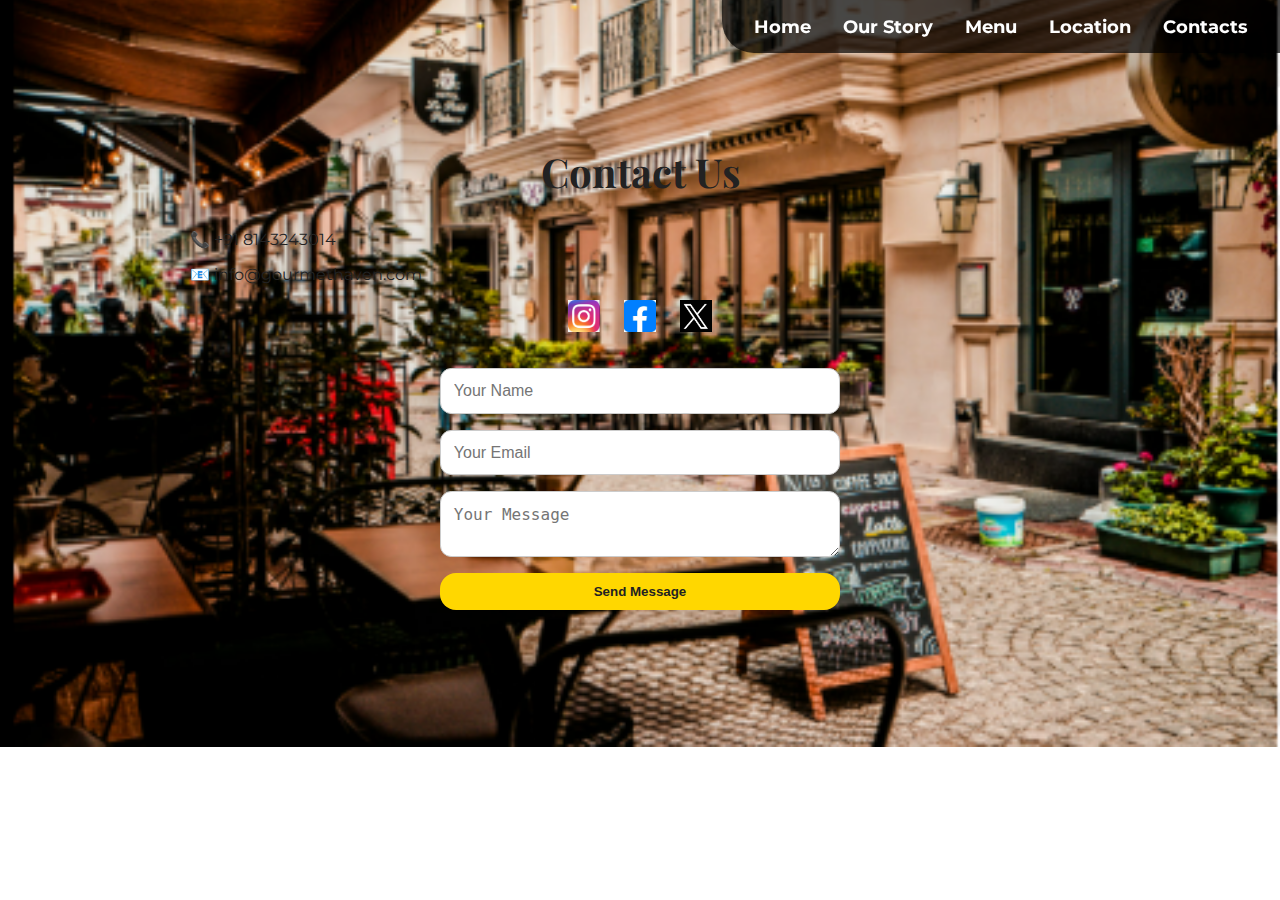
<file: PROJ2/ross/contact.html>
<!DOCTYPE html>
<html lang="en">
<head>
  <meta charset="UTF-8">
  <meta name="viewport" content="width=device-width, initial-scale=1.0">
  <title>Contact - The Gourmet Haven</title>
  <link rel="stylesheet" href="css/main.css">
  <link href="https://fonts.googleapis.com/css2?family=Montserrat:wght@400;700&family=Playfair+Display:wght@700&display=swap" rel="stylesheet">
</head>
<body>
  <nav class="navbar">
    <ul>
      <li><a href="index.html">Home</a></li>
      <li><a href="ourstory.html">Our Story</a></li>
      <li><a href="menu.html">Menu</a></li>
      <li><a href="location.html">Location</a></li>
      <li><a href="contact.html">Contacts</a></li>
    </ul>
  </nav>
  <section class="contact-section">
    <h2>Contact Us</h2>
    <p>📞 +91 8143243014</p>
    <p>📧 info@gourmethaven.com</p>
    <div class="social-icons">
      <a href="#"><img src="assets/icons/insta.png" alt="Instagram"></a>
      <a href="#"><img src="assets/icons/fb.png" alt="Facebook"></a>
      <a href="#"><img src="assets/icons/twitter.png" alt="Twitter"></a>
    </div>
    <form class="contact-form">
      <input type="text" placeholder="Your Name" required>
      <input type="email" placeholder="Your Email" required>
      <textarea placeholder="Your Message" required></textarea>
      <button type="submit">Send Message</button>
    </form>
  </section>
  <script src="js/main.js"></script>
</body>
</html>
</file>
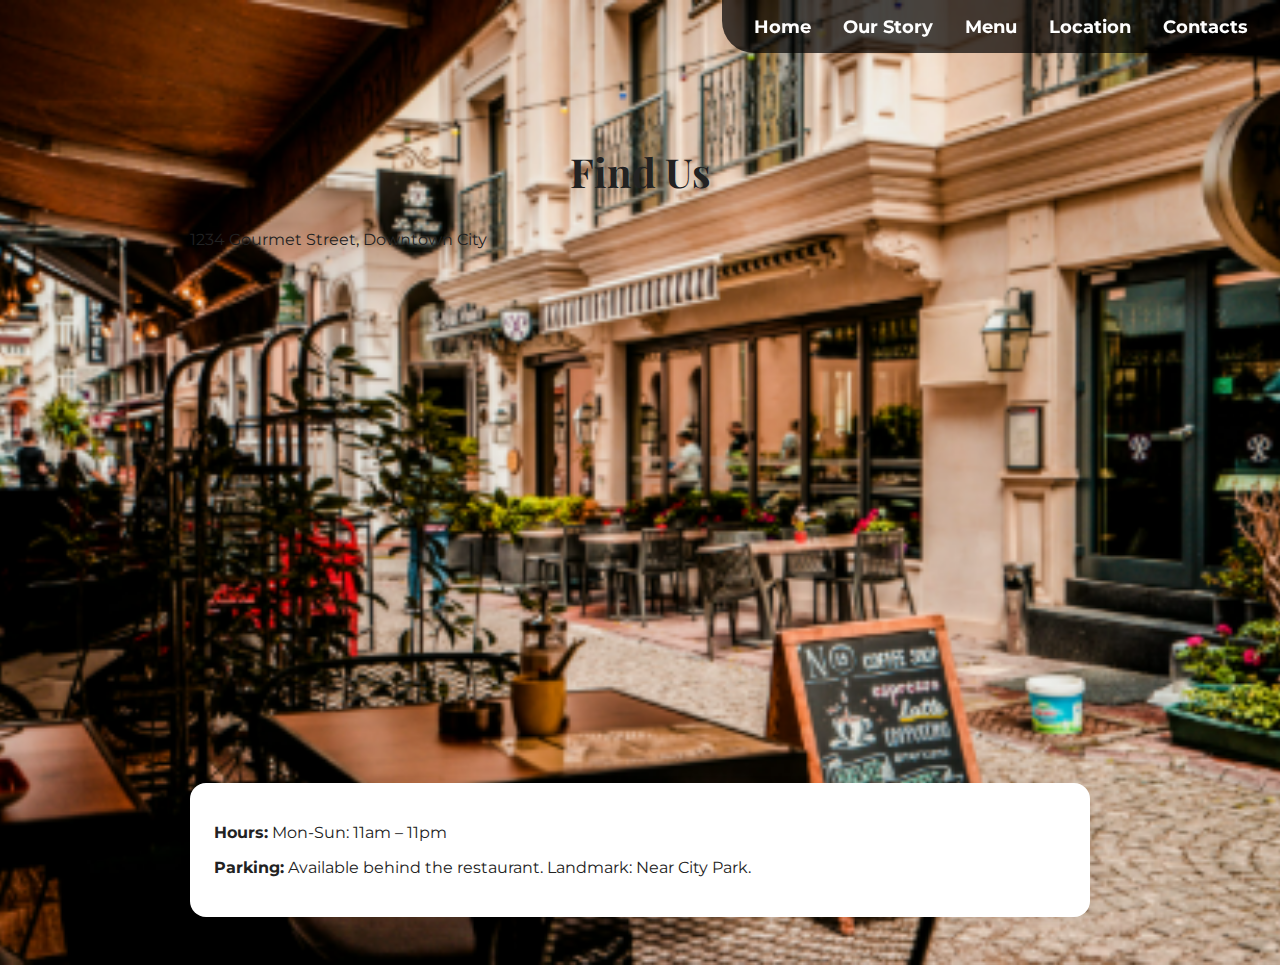
<file: PROJ2/ross/location.html>
<!DOCTYPE html>
<html lang="en">
<head>
  <meta charset="UTF-8">
  <meta name="viewport" content="width=device-width, initial-scale=1.0">
  <title>Location - The Gourmet Haven</title>
  <link rel="stylesheet" href="css/main.css">
  <link href="https://fonts.googleapis.com/css2?family=Montserrat:wght@400;700&family=Playfair+Display:wght@700&display=swap" rel="stylesheet">
</head>
<body>
  <nav class="navbar">
    <ul>
      <li><a href="index.html">Home</a></li>
      <li><a href="ourstory.html">Our Story</a></li>
      <li><a href="menu.html">Menu</a></li>
      <li><a href="location.html">Location</a></li>
      <li><a href="contact.html">Contacts</a></li>
    </ul>
  </nav>
  <section class="location-section">
    <h2>Find Us</h2>
    <p>1234 Gourmet Street, Downtown City</p>
    <iframe src="https://www.google.com/maps/embed?pb=!1m18!1m12!1m3!1d3153.019123456789!2d-122.419415684681!3d37.7749297797597!2m3!1f0!2f0!3f0!3m2!1i1024!2i768!4f13.1!3m3!1m2!1s0x8085809c5b0b0b0b%3A0x0!2sGourmet+Haven!5e0!3m2!1sen!2sin!4v1630000000000!5m2!1sen!2sin" width="600" height="450" style="border:0;" allowfullscreen="" loading="lazy"></iframe>
    <div class="location-info">
      <p><strong>Hours:</strong> Mon-Sun: 11am – 11pm</p>
      <p><strong>Parking:</strong> Available behind the restaurant. Landmark: Near City Park.</p>
    </div>
  </section>
  <script src="js/main.js"></script>
</body>
</html>
</file>
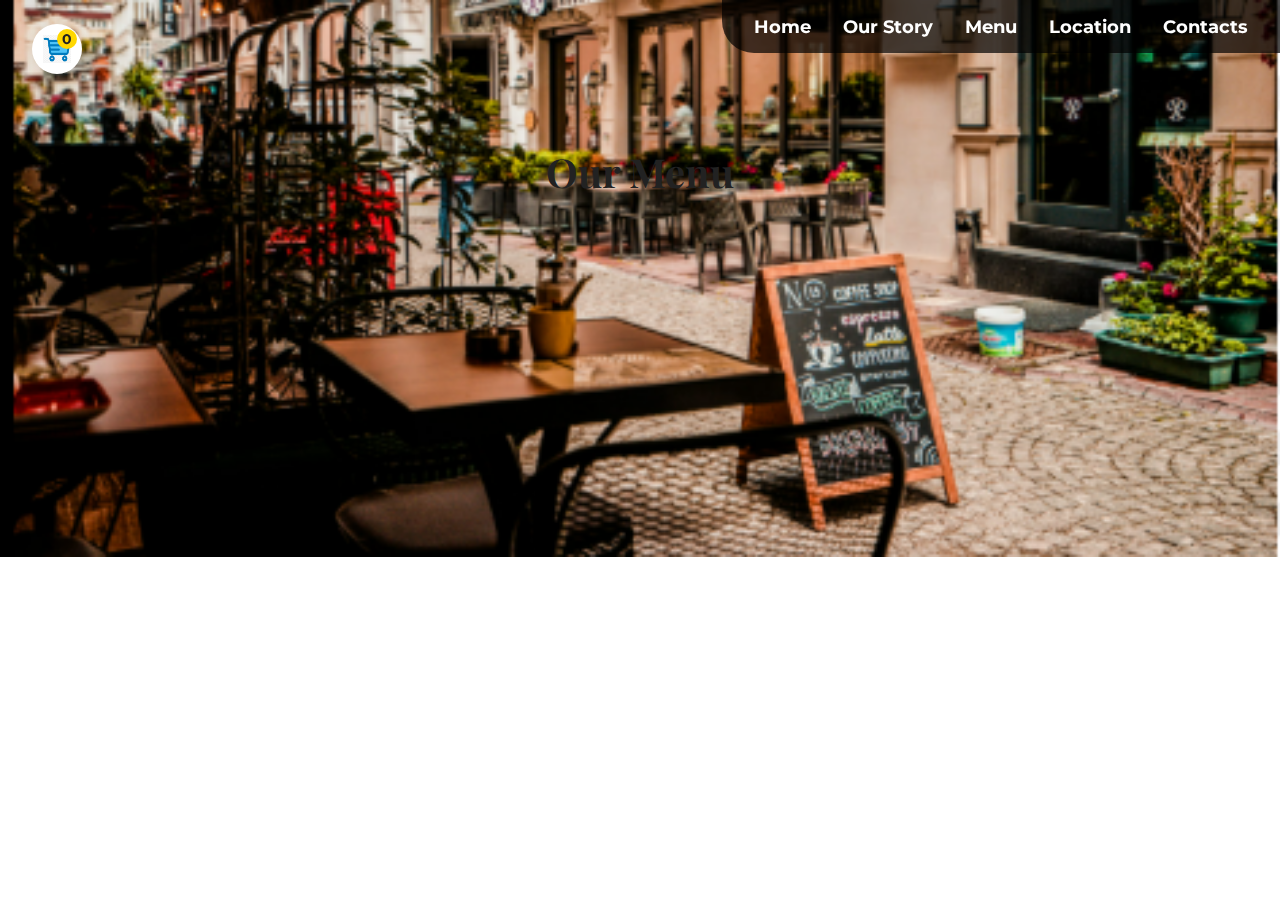
<file: PROJ2/ross/menu.html>
<!DOCTYPE html>
<html lang="en">
<head>
  <meta charset="UTF-8">
  <meta name="viewport" content="width=device-width, initial-scale=1.0">
  <title>Menu - The Gourmet Haven</title>
  <link rel="stylesheet" href="css/main.css">
  <link href="https://fonts.googleapis.com/css2?family=Montserrat:wght@400;700&family=Playfair+Display:wght@700&display=swap" rel="stylesheet">
</head>
<body>
  <nav class="navbar">
    <ul>
      <li><a href="index.html">Home</a></li>
      <li><a href="ourstory.html">Our Story</a></li>
      <li><a href="menu.html">Menu</a></li>
      <li><a href="location.html">Location</a></li>
      <li><a href="contact.html">Contacts</a></li>
    </ul>
  </nav>
  <section class="menu-section">
    <h2>Our Menu</h2>
    <div id="menu-items" class="menu-items"></div>
    <div class="cart-icon" id="cart-icon">
      <img src="assets/icons/cart.png" alt="Cart">
      <span id="cart-count">0</span>
    </div>
    <div id="cart-summary" class="cart-summary"></div>
  </section>
  <script src="js/menu.js"></script>
</body>
</html>
</file>
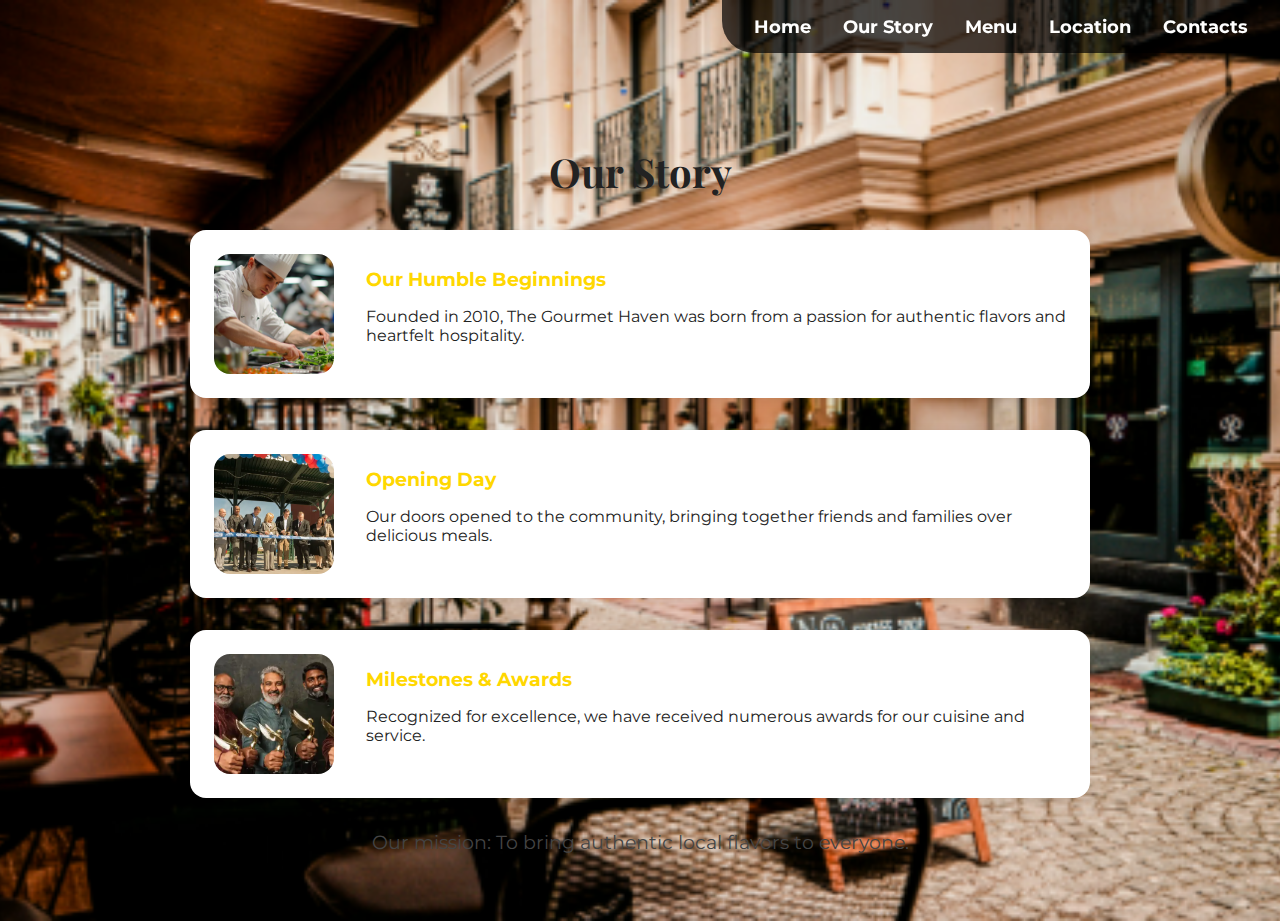
<file: PROJ2/ross/ourstory.html>
<!DOCTYPE html>
<html lang="en">
<head>
  <meta charset="UTF-8">
  <meta name="viewport" content="width=device-width, initial-scale=1.0">
  <title>Our Story - The Gourmet Haven</title>
  <link rel="stylesheet" href="css/main.css">
  <link href="https://fonts.googleapis.com/css2?family=Montserrat:wght@400;700&family=Playfair+Display:wght@700&display=swap" rel="stylesheet">
</head>
<body>
  <nav class="navbar">
    <ul>
      <li><a href="index.html">Home</a></li>
      <li><a href="ourstory.html">Our Story</a></li>
      <li><a href="menu.html">Menu</a></li>
      <li><a href="location.html">Location</a></li>
      <li><a href="contact.html">Contacts</a></li>
    </ul>
  </nav>
  <section class="story-section">
    <h2>Our Story</h2>
    <div class="timeline">
      <div class="timeline-event">
        <img src="assets/images/founders.png" alt="Founders in kitchen">
        <div class="event-text">
          <h3>Our Humble Beginnings</h3>
          <p>Founded in 2010, The Gourmet Haven was born from a passion for authentic flavors and heartfelt hospitality.</p>
        </div>
      </div>
      <div class="timeline-event">
        <img src="assets/images/opening.png" alt="Opening day">
        <div class="event-text">
          <h3>Opening Day</h3>
          <p>Our doors opened to the community, bringing together friends and families over delicious meals.</p>
        </div>
      </div>
      <div class="timeline-event">
        <img src="assets/images/award.png" alt="Award ceremony">
        <div class="event-text">
          <h3>Milestones & Awards</h3>
          <p>Recognized for excellence, we have received numerous awards for our cuisine and service.</p>
        </div>
      </div>
    </div>
    <p class="mission">Our mission: To bring authentic local flavors to everyone.</p>
  </section>
  <script src="js/main.js"></script>
</body>
</html>
</file>
<file: PROJ2/ross/css/main.css>
body, html {
  margin: 0;
  padding: 0;
  font-family: 'Montserrat', Arial, sans-serif;
  background: url('../assets/images/restaurant-bg.png') center/cover no-repeat;
  color: #222;
}

.navbar {
  position: fixed;
  top: 0;
  right: 0;
  background: rgba(0,0,0,0.7);
  padding: 1rem 2rem;
  border-radius: 0 0 0 2rem;
  z-index: 100;
}
.navbar ul {
  list-style: none;
  margin: 0;
  padding: 0;
  display: flex;
  gap: 2rem;
}
.navbar a {
  color: #fff;
  text-decoration: none;
  font-weight: 700;
  font-size: 1.1rem;
  transition: color 0.3s;
}
.navbar a:hover {
  color: #FFD700;
}

.hero-section {
  min-height: 100vh;
  background: url('../assets/images/restaurant-bg.png') center/cover no-repeat;
  position: relative;
  display: flex;
  align-items: center;
  justify-content: center;
}
.hero-section .overlay {
  position: absolute;
  top: 0; left: 0; right: 0; bottom: 0;
  background: rgba(0,0,0,0.5);
  z-index: 1;
}
.center-content {
  position: relative;
  z-index: 2;
  text-align: center;
  color: #fff;
}
.main-title {
  font-family: 'Playfair Display', serif;
  font-size: 3rem;
  margin-bottom: 0.5rem;
  animation: fadeInDown 1.2s;
}
.subtitle {
  font-size: 1.5rem;
  margin-bottom: 2rem;
  color: #FFD700;
  animation: fadeInUp 1.2s;
}
.hero-buttons {
  display: flex;
  gap: 2rem;
  justify-content: center;
}
.btn {
  background: #FFD700;
  color: #222;
  padding: 1rem 2.5rem;
  border: none;
  border-radius: 2rem;
  font-size: 1.2rem;
  font-weight: 700;
  cursor: pointer;
  text-decoration: none;
  box-shadow: 0 4px 20px rgba(0,0,0,0.1);
  transition: background 0.3s, transform 0.2s;
}
.btn:hover {
  background: #fff;
  color: #FFD700;
  transform: translateY(-3px) scale(1.05);
}

/* Story, Menu, Location, Contact, Book sections */
section {
  padding: 7rem 2rem 3rem 2rem;
  max-width: 900px;
  margin: 0 auto;
}
.story-section h2, .menu-section h2, .location-section h2, .contact-section h2, .book-section h2 {
  font-family: 'Playfair Display', serif;
  font-size: 2.5rem;
  color: #222;
  margin-bottom: 2rem;
  text-align: center;
}
.timeline {
  display: flex;
  flex-direction: column;
  gap: 2rem;
}
.timeline-event {
  display: flex;
  align-items: center;
  gap: 2rem;
  background: #fff;
  border-radius: 1rem;
  box-shadow: 0 2px 12px rgba(0,0,0,0.07);
  padding: 1.5rem;
  animation: fadeInUp 1s;
}
.timeline-event img {
  width: 120px;
  height: 120px;
  object-fit: cover;
  border-radius: 1rem;
}
.event-text h3 {
  margin: 0 0 0.5rem 0;
  color: #FFD700;
}
.mission {
  text-align: center;
  margin-top: 2rem;
  font-size: 1.2rem;
  color: #444;
}
.menu-items {
  display: flex;
  flex-wrap: wrap;
  gap: 2rem;
  justify-content: center;
}
.menu-card {
  background: #fff;
  border-radius: 1rem;
  box-shadow: 0 2px 12px rgba(0,0,0,0.07);
  width: 260px;
  padding: 1.5rem;
  display: flex;
  flex-direction: column;
  align-items: center;
  transition: transform 0.2s;
}
.menu-page {
  background: url('../assets/images/restaurant-bg.png') center/cover fixed;
}

.menu-card:hover {
  transform: translateY(-5px) scale(1.03);
}
.menu-card img {
  width: 120px;
  height: 120px;
  object-fit: cover;
  border-radius: 1rem;
  margin-bottom: 1rem;
}
.menu-card .item-name {
  font-size: 1.2rem;
  font-weight: 700;
  margin-bottom: 0.5rem;
}
.menu-card .item-desc {
  font-size: 1rem;
  color: #666;
  margin-bottom: 0.5rem;
  text-align: center;
}
.menu-card .item-price {
  font-size: 1.1rem;
  color: #FFD700;
  margin-bottom: 0.5rem;
}
.menu-card .item-rating {
  color: #FFD700;
  margin-bottom: 0.5rem;
}
.menu-card .add-cart-btn {
  background: #FFD700;
  color: #222;
  border: none;
  border-radius: 1rem;
  padding: 0.5rem 1.5rem;
  font-weight: 700;
  cursor: pointer;
  transition: background 0.3s;
}
.menu-card .add-cart-btn:hover {
  background: #222;
  color: #FFD700;
}
.cart-icon {
  position: fixed;
  top: 1.5rem;
  left: 2rem;
  background: #fff;
  border-radius: 50%;
  box-shadow: 0 2px 12px rgba(0,0,0,0.07);
  width: 50px;
  height: 50px;
  display: flex;
  align-items: center;
  justify-content: center;
  cursor: pointer;
  z-index: 200;
}
.cart-icon img {
  width: 28px;
  height: 28px;
}
#cart-count {
  position: absolute;
  top: 5px;
  right: 5px;
  background: #FFD700;
  color: #222;
  border-radius: 50%;
  width: 20px;
  height: 20px;
  display: flex;
  align-items: center;
  justify-content: center;
  font-size: 0.9rem;
  font-weight: 700;
}
.cart-summary {
  background: #fff;
  border-radius: 1rem;
  box-shadow: 0 2px 12px rgba(0,0,0,0.07);
  padding: 2rem;
  margin: 2rem auto;
  max-width: 500px;
  display: none;
}
.cart-summary.active {
  display: block;
}
.cart-summary h3 {
  margin-top: 0;
  color: #FFD700;
}
.cart-summary ul {
  list-style: none;
  padding: 0;
}
.cart-summary li {
  display: flex;
  justify-content: space-between;
  margin-bottom: 1rem;
}
.cart-summary .total {
  font-weight: 700;
  color: #222;
  margin-top: 1rem;
}
.cart-summary .confirm-btn {
  background: #FFD700;
  color: #222;
  border: none;
  border-radius: 1rem;
  padding: 0.7rem 2rem;
  font-weight: 700;
  cursor: pointer;
  margin-top: 1rem;
  transition: background 0.3s;
}
.cart-summary .confirm-btn:hover {
  background: #222;
  color: #FFD700;
}
.location-section iframe {
  width: 100%;
  border-radius: 1rem;
  margin: 1.5rem 0;
}
.location-info {
  background: #fff;
  border-radius: 1rem;
  box-shadow: 0 2px 12px rgba(0,0,0,0.07);
  padding: 1.5rem;
  margin-top: 1rem;
}
.contact-section .social-icons {
  display: flex;
  gap: 1.5rem;
  margin: 1rem 0;
  justify-content: center;
}
.contact-section .social-icons img {
  width: 32px;
  height: 32px;
  transition: transform 0.2s;
}
.contact-section .social-icons img:hover {
  transform: scale(1.15);
}
.contact-form {
  display: flex;
  flex-direction: column;
  gap: 1rem;
  max-width: 400px;
  margin: 2rem auto 0 auto;
}
.contact-form input, .contact-form textarea {
  padding: 0.8rem;
  border-radius: 0.7rem;
  border: 1px solid #ccc;
  font-size: 1rem;
}
.contact-form button {
  background: #FFD700;
  color: #222;
  border: none;
  border-radius: 1rem;
  padding: 0.7rem 2rem;
  font-weight: 700;
  cursor: pointer;
  transition: background 0.3s;
}
.contact-form button:hover {
  background: #222;
  color: #FFD700;
}
.book-section .branches, .book-section .slots {
  display: flex;
  gap: 2rem;
  flex-wrap: wrap;
  justify-content: center;
  margin-bottom: 2rem;
}
.branch-card {
  background: #fff;
  border-radius: 1rem;
  box-shadow: 0 2px 12px rgba(0,0,0,0.07);
  width: 220px;
  padding: 1.2rem;
  text-align: center;
  cursor: pointer;
  transition: transform 0.2s, box-shadow 0.2s;
}
.branch-card.selected, .branch-card:hover {
  border: 2px solid #FFD700;
  transform: scale(1.04);
}
.branch-card img {
  width: 100px;
  height: 100px;
  object-fit: cover;
  border-radius: 1rem;
  margin-bottom: 1rem;
}
.slot-btn {
  background: #FFD700;
  color: #222;
  border: none;
  border-radius: 1rem;
  padding: 0.7rem 1.5rem;
  font-weight: 700;
  cursor: pointer;
  margin: 0.5rem;
  transition: background 0.3s;
}
.slot-btn.selected, .slot-btn:hover {
  background: #222;
  color: #FFD700;
}
.booking-form {
  max-width: 400px;
  margin: 2rem auto 0 auto;
  display: none;
  flex-direction: column;
  gap: 1rem;
}
.booking-form.active {
  display: flex;
}
.booking-form input {
  padding: 0.8rem;
  border-radius: 0.7rem;
  border: 1px solid #ccc;
  font-size: 1rem;
}
.booking-form button {
  background: #FFD700;
  color: #222;
  border: none;
  border-radius: 1rem;
  padding: 0.7rem 2rem;
  font-weight: 700;
  cursor: pointer;
  transition: background 0.3s;
}
.booking-form button:hover {
  background: #222;
  color: #FFD700;
}
.booking-confirmation {
  text-align: center;
  color: #222;
  font-size: 1.2rem;
  margin-top: 2rem;
  display: none;
}
.booking-confirmation.active {
  display: block;
}
@keyframes fadeInDown {
  from { opacity: 0; transform: translateY(-40px); }
  to { opacity: 1; transform: translateY(0); }
}
@keyframes fadeInUp {
  from { opacity: 0; transform: translateY(40px); }
  to { opacity: 1; transform: translateY(0); }
}
.menu-items.loading::after, .branches.loading::after {
  content: "Loading...";
  font-size: 1.2rem;
  font-weight: 700;
  color: #FFD700;
  display: block;
  text-align: center;
  padding: 2rem 0;
}
.content-overlay {
  background: rgba(255, 255, 255, 0.9); /* Light overlay for readability */
  min-height: 100vh;
  padding: 7rem 2rem 3rem 2rem;
}
</file>
